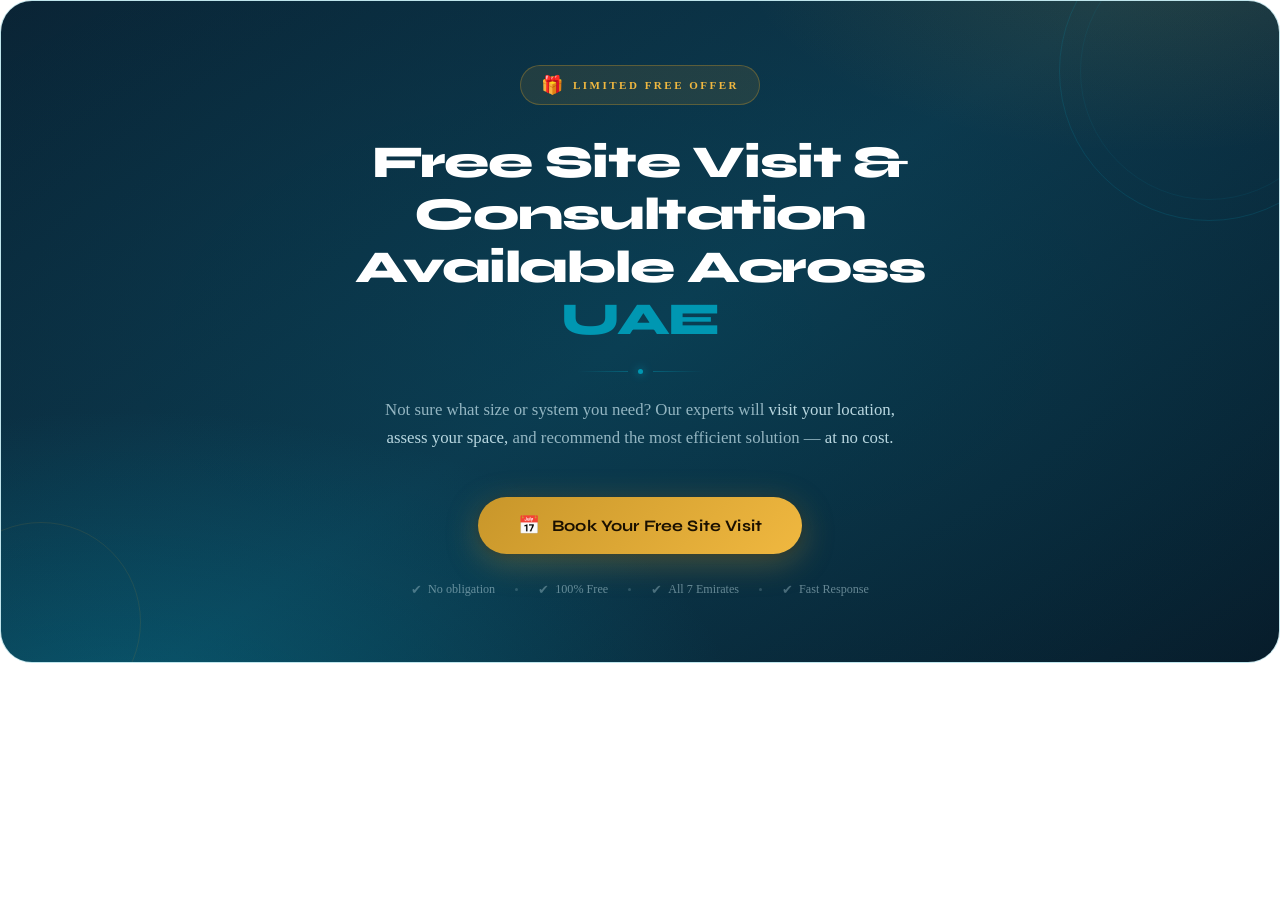
<file: rohin-free-offer-section.html>
<!DOCTYPE html>
<html lang="en">
<head>
<meta charset="UTF-8">
<meta name="viewport" content="width=device-width, initial-scale=1.0">
<title>Free Site Visit – Rohin Supplies</title>
<link href="https://fonts.googleapis.com/css2?family=Syne:wght@400;600;700;800&family=DM+Sans:wght@300;400;500&display=swap" rel="stylesheet">
<style>
  *, *::before, *::after { margin: 0; padding: 0; box-sizing: border-box; }

  :root {
    --deep:   #0D2B3E;
    --arctic: #0097B2;
    --gold:   #C8962A;
    --gold-light: #F0B840;
    --frost:  #C2DFE8;
  }



  /* ── Card ── */
  .cta-card {
    position: relative;
    width: 100%;
    border-radius: 32px;
    overflow: hidden;
    border: 1px solid rgba(0,151,178,0.25);
    animation: riseUp 0.7s cubic-bezier(.22,.68,0,1.2) both;
  }

  @keyframes riseUp {
    from { opacity: 0; transform: translateY(30px) scale(0.97); }
    to   { opacity: 1; transform: translateY(0) scale(1); }
  }

  /* Mesh gradient background */
  .card-bg {
    position: absolute;
    inset: 0;
    background:
      radial-gradient(ellipse 80% 80% at 10% 110%,  rgba(0,151,178,0.35) 0%, transparent 60%),
      radial-gradient(ellipse 60% 60% at 90% -10%,  rgba(200,150,42,0.15) 0%, transparent 55%),
      radial-gradient(ellipse 100% 100% at 50% 50%, rgba(0,97,120,0.25) 0%, transparent 80%),
      linear-gradient(145deg, #0a2233 0%, #0d3347 50%, #071a28 100%);
    z-index: 0;
  }

  /* Decorative ring top-right */
  .ring {
    position: absolute;
    top: -80px;
    right: -80px;
    width: 300px;
    height: 300px;
    border-radius: 50%;
    border: 1px solid rgba(0,151,178,0.18);
    z-index: 1;
    pointer-events: none;
  }
  .ring::after {
    content: '';
    position: absolute;
    inset: 20px;
    border-radius: 50%;
    border: 1px solid rgba(0,151,178,0.1);
  }

  /* Decorative ring bottom-left */
  .ring2 {
    position: absolute;
    bottom: -60px;
    left: -60px;
    width: 200px;
    height: 200px;
    border-radius: 50%;
    border: 1px solid rgba(200,150,42,0.12);
    z-index: 1;
    pointer-events: none;
  }

  /* Content */
  .card-inner {
    position: relative;
    z-index: 2;
    padding: 64px 60px;
    display: flex;
    flex-direction: column;
    align-items: center;
    text-align: center;
    gap: 0;
  }

  /* Gift badge */
  .gift-badge {
    display: inline-flex;
    align-items: center;
    gap: 10px;
    background: rgba(200,150,42,0.12);
    border: 1px solid rgba(200,150,42,0.35);
    border-radius: 100px;
    padding: 8px 20px;
    margin-bottom: 32px;
    animation: riseUp 0.6s 0.1s both;
  }

  .gift-icon {
    font-size: 18px;
    animation: bounce 2.5s ease-in-out infinite;
  }

  @keyframes bounce {
    0%,100% { transform: translateY(0) rotate(0deg); }
    30%      { transform: translateY(-5px) rotate(-8deg); }
    60%      { transform: translateY(-2px) rotate(4deg); }
  }

  .gift-label {
    font-size: 11px;
    font-weight: 600;
    letter-spacing: 2.5px;
    text-transform: uppercase;
    color: var(--gold-light);
  }

  /* Headline */
  .headline {
    font-family: 'Syne', sans-serif;
    font-size: clamp(1.8rem, 4vw, 2.85rem);
    font-weight: 800;
    color: #fff;
    line-height: 1.15;
    letter-spacing: -0.025em;
    max-width: 640px;
    margin-bottom: 22px;
    animation: riseUp 0.6s 0.15s both;
  }

  .headline em {
    font-style: normal;
    color: var(--arctic);
  }

  /* Divider dot row */
  .dot-row {
    display: flex;
    align-items: center;
    gap: 10px;
    margin-bottom: 22px;
    animation: riseUp 0.6s 0.2s both;
  }
  .dot-row::before, .dot-row::after {
    content: '';
    height: 1px;
    width: 50px;
    background: linear-gradient(90deg, transparent, rgba(0,151,178,0.4));
  }
  .dot-row::after { background: linear-gradient(90deg, rgba(0,151,178,0.4), transparent); }
  .dot-row span {
    width: 5px; height: 5px;
    background: var(--arctic);
    border-radius: 50%;
    box-shadow: 0 0 8px var(--arctic);
  }

  /* Body copy */
  .body-copy {
    font-size: 1.05rem;
    font-weight: 300;
    color: rgba(194,223,232,0.75);
    line-height: 1.7;
    max-width: 520px;
    margin-bottom: 44px;
    animation: riseUp 0.6s 0.25s both;
  }

  .body-copy strong {
    color: rgba(194,223,232,0.95);
    font-weight: 500;
  }

  /* CTA Button */
  .cta-btn {
    display: inline-flex;
    align-items: center;
    gap: 12px;
    background: linear-gradient(135deg, var(--gold) 0%, var(--gold-light) 100%);
    color: #1a1000;
    font-family: 'Syne', sans-serif;
    font-size: 1rem;
    font-weight: 700;
    letter-spacing: 0.01em;
    padding: 18px 40px;
    border-radius: 100px;
    border: none;
    cursor: pointer;
    position: relative;
    overflow: hidden;
    transition: transform 0.2s, box-shadow 0.2s;
    box-shadow: 0 8px 32px rgba(200,150,42,0.35), 0 2px 8px rgba(0,0,0,0.3);
    animation: riseUp 0.6s 0.3s both;
    text-decoration: none;
  }

  /* Shimmer sweep */
  .cta-btn::before {
    content: '';
    position: absolute;
    top: 0; left: -100%;
    width: 60%;
    height: 100%;
    background: linear-gradient(90deg, transparent, rgba(255,255,255,0.28), transparent);
    transform: skewX(-20deg);
    animation: shimmer 3s 1s infinite;
  }

  @keyframes shimmer {
    0%   { left: -100%; }
    40%,100% { left: 160%; }
  }

  .cta-btn:hover {
    transform: translateY(-3px) scale(1.02);
    box-shadow: 0 14px 40px rgba(200,150,42,0.45), 0 4px 12px rgba(0,0,0,0.4);
  }

  .cta-btn:active {
    transform: translateY(0) scale(0.99);
  }

  .btn-icon {
    font-size: 1.1rem;
  }

  /* Below button — trust micro-copy */
  .micro-trust {
    display: flex;
    align-items: center;
    gap: 20px;
    margin-top: 28px;
    flex-wrap: wrap;
    justify-content: center;
    animation: riseUp 0.6s 0.38s both;
  }

  .micro-item {
    display: flex;
    align-items: center;
    gap: 6px;
    font-size: 0.76rem;
    color: rgba(194,223,232,0.5);
    font-weight: 400;
  }

  .micro-icon {
    font-size: 13px;
    opacity: 0.7;
  }

  .micro-sep {
    width: 3px; height: 3px;
    background: rgba(194,223,232,0.2);
    border-radius: 50%;
  }

  /* Floating particles */
  .particles {
    position: absolute;
    inset: 0;
    z-index: 1;
    pointer-events: none;
    overflow: hidden;
  }

  .p {
    position: absolute;
    border-radius: 50%;
    opacity: 0;
    animation: float linear infinite;
  }

  @keyframes float {
    0%   { opacity: 0;    transform: translateY(0) scale(0.5); }
    10%  { opacity: 0.6; }
    90%  { opacity: 0.3; }
    100% { opacity: 0;    transform: translateY(-120px) scale(1); }
  }

  .p:nth-child(1)  { width:4px; height:4px; background:var(--arctic); left:12%; top:80%; animation-duration:4.2s; animation-delay:0s; }
  .p:nth-child(2)  { width:3px; height:3px; background:var(--gold-light); left:25%; top:75%; animation-duration:5.1s; animation-delay:0.8s; }
  .p:nth-child(3)  { width:5px; height:5px; background:var(--arctic); left:40%; top:85%; animation-duration:3.8s; animation-delay:1.5s; }
  .p:nth-child(4)  { width:3px; height:3px; background:rgba(255,255,255,0.5); left:60%; top:78%; animation-duration:4.6s; animation-delay:0.3s; }
  .p:nth-child(5)  { width:4px; height:4px; background:var(--gold-light); left:75%; top:82%; animation-duration:5.5s; animation-delay:1.1s; }
  .p:nth-child(6)  { width:3px; height:3px; background:var(--arctic); left:88%; top:70%; animation-duration:4.0s; animation-delay:2.0s; }
  .p:nth-child(7)  { width:2px; height:2px; background:rgba(255,255,255,0.4); left:50%; top:90%; animation-duration:3.5s; animation-delay:0.6s; }
  .p:nth-child(8)  { width:4px; height:4px; background:var(--arctic); left:5%;  top:60%; animation-duration:6.0s; animation-delay:1.8s; }
  .p:nth-child(9)  { width:3px; height:3px; background:var(--gold-light); left:95%; top:55%; animation-duration:4.8s; animation-delay:0.4s; }
  .p:nth-child(10) { width:2px; height:2px; background:rgba(255,255,255,0.3); left:33%; top:65%; animation-duration:5.3s; animation-delay:2.5s; }

  @media (max-width: 640px) {
    .card-inner { padding: 48px 28px; }
    .headline   { font-size: 1.65rem; }
    .body-copy  { font-size: 0.95rem; }
    .cta-btn    { padding: 16px 30px; font-size: 0.92rem; }
    .micro-trust { gap: 14px; }
  }
</style>
</head>
<body>

<div class="cta-card">
  <!-- Backgrounds & decorations -->
  <div class="card-bg"></div>
  <div class="ring"></div>
  <div class="ring2"></div>

  <!-- Floating particles -->
  <div class="particles">
    <div class="p"></div><div class="p"></div><div class="p"></div>
    <div class="p"></div><div class="p"></div><div class="p"></div>
    <div class="p"></div><div class="p"></div><div class="p"></div>
    <div class="p"></div>
  </div>

  <!-- Content -->
  <div class="card-inner">

    <div class="gift-badge">
      <span class="gift-icon">🎁</span>
      <span class="gift-label">Limited Free Offer</span>
    </div>

    <h2 class="headline">
      Free Site Visit &amp; Consultation<br>
      Available Across <em>UAE</em>
    </h2>

    <div class="dot-row"><span></span></div>

    <p class="body-copy">
      Not sure what size or system you need? Our experts will
      <strong>visit your location, assess your space,</strong> and
      recommend the most efficient solution —
      <strong>at no cost.</strong>
    </p>

    <a href="#" class="cta-btn">
      <span class="btn-icon">📅</span>
      Book Your Free Site Visit
    </a>

    <div class="micro-trust">
      <div class="micro-item"><span class="micro-icon">✔</span> No obligation</div>
      <div class="micro-sep"></div>
      <div class="micro-item"><span class="micro-icon">✔</span> 100% Free</div>
      <div class="micro-sep"></div>
      <div class="micro-item"><span class="micro-icon">✔</span> All 7 Emirates</div>
      <div class="micro-sep"></div>
      <div class="micro-item"><span class="micro-icon">✔</span> Fast Response</div>
    </div>

  </div>
</div>

</body>
</html>
</file>
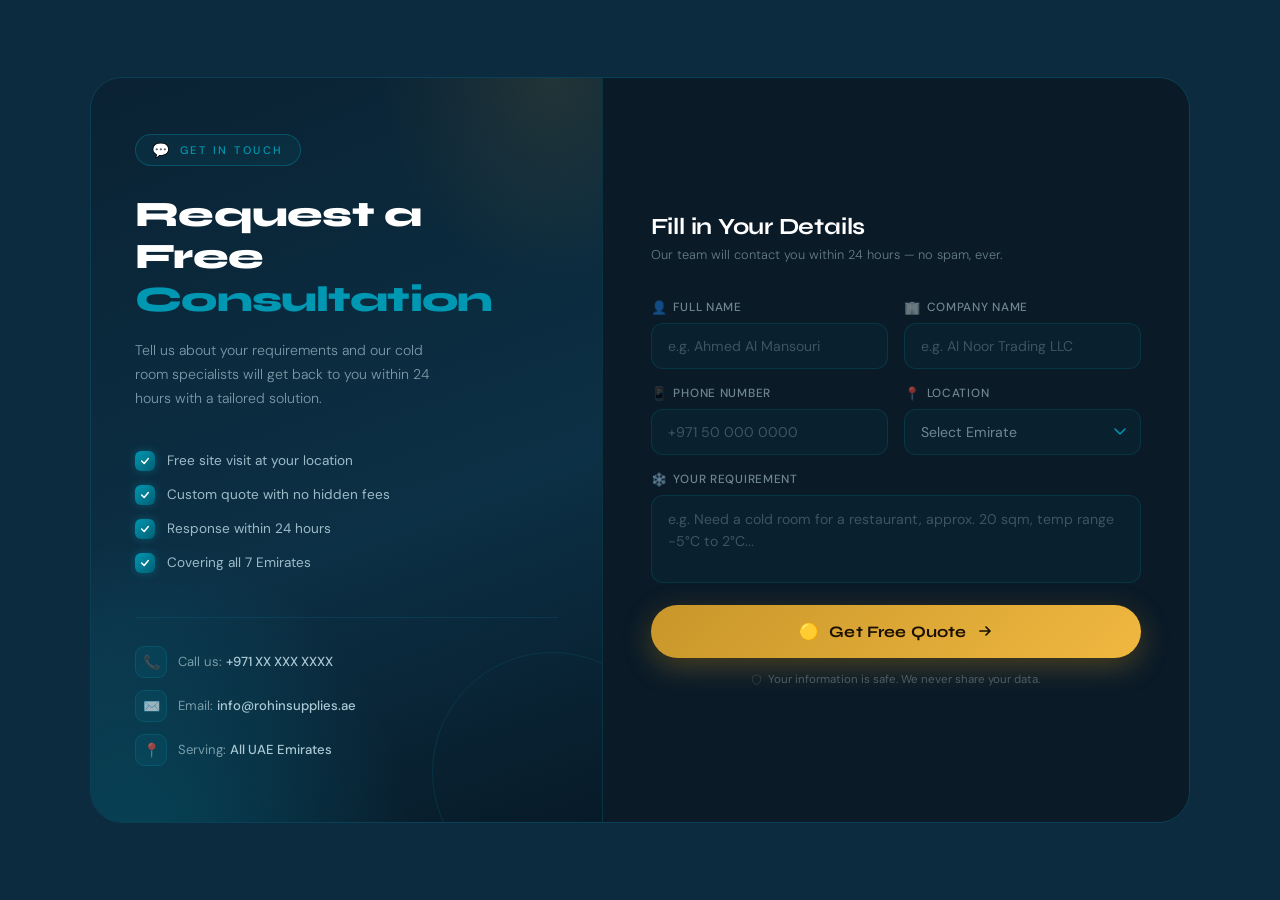
<file: rohin-lead-form-section.html>
<!DOCTYPE html>
<html lang="en">
<head>
<meta charset="UTF-8">
<meta name="viewport" content="width=device-width, initial-scale=1.0">
<title>Free Consultation – Rohin Supplies</title>
<link href="https://fonts.googleapis.com/css2?family=Syne:wght@400;600;700;800&family=DM+Sans:wght@300;400;500&display=swap" rel="stylesheet">
<style>
  *, *::before, *::after { margin: 0; padding: 0; box-sizing: border-box; }

  :root {
    --deep:       #0D2B3E;
    --panel:      #0a2030;
    --arctic:     #0097B2;
    --arctic-dim: rgba(0,151,178,0.15);
    --gold:       #C8962A;
    --gold-light: #F0B840;
    --frost:      #C2DFE8;
    --border:     rgba(0,151,178,0.2);
  }

  body {
    font-family: 'DM Sans', sans-serif;
    background: var(--deep);
    min-height: 100vh;
    display: flex;
    align-items: center;
    justify-content: center;
    padding: 60px 20px;
    overflow-x: hidden;
  }

  /* body::before {
    content: '';
    position: fixed;
    inset: 0;
    background-image:
      linear-gradient(rgba(0,151,178,0.045) 1px, transparent 1px),
      linear-gradient(90deg, rgba(0,151,178,0.045) 1px, transparent 1px);
    background-size: 48px 48px;
    pointer-events: none;
  } */

  /* ── Outer wrapper ── */
  .section {
    width: 100%;
    max-width: 1100px;
    position: relative;
  }

  /* ambient glow */
  .section::before {

  }

  /* ── Two-column card ── */
  .form-card {
    position: relative;
    z-index: 1;
    display: grid;
    grid-template-columns: 1fr 1.15fr;
    border: 1px solid var(--border);
    border-radius: 32px;
    overflow: hidden;
    animation: riseUp 0.7s cubic-bezier(.22,.68,0,1.2) both;
  }

  @keyframes riseUp {
    from { opacity: 0; transform: translateY(28px) scale(0.97); }
    to   { opacity: 1; transform: translateY(0)    scale(1); }
  }

  /* ── LEFT info panel ── */
  .info-panel {
    position: relative;
    padding: 56px 44px;
    background:
      radial-gradient(ellipse 90% 80% at 10% 110%, rgba(0,151,178,0.3) 0%, transparent 60%),
      radial-gradient(ellipse 60% 50% at 90% 0%,   rgba(200,150,42,0.12) 0%, transparent 55%),
      linear-gradient(160deg, #0a2233 0%, #0c3045 60%, #071a28 100%);
    display: flex;
    flex-direction: column;
    justify-content: space-between;
    overflow: hidden;
  }

  /* decorative ring */
  .info-panel::after {
    content: '';
    position: absolute;
    bottom: -70px; right: -70px;
    width: 240px; height: 240px;
    border-radius: 50%;
    border: 1px solid rgba(0,151,178,0.15);
    pointer-events: none;
  }

  .info-top { position: relative; z-index: 1; }

  .eyebrow {
    display: inline-flex;
    align-items: center;
    gap: 8px;
    font-size: 11px;
    font-weight: 500;
    letter-spacing: 2.5px;
    text-transform: uppercase;
    color: var(--arctic);
    border: 1px solid rgba(0,151,178,0.35);
    padding: 6px 16px;
    border-radius: 100px;
    background: rgba(0,151,178,0.08);
    margin-bottom: 28px;
  }

  .eyebrow span { font-size: 14px; }

  .info-headline {
    font-family: 'Syne', sans-serif;
    font-size: clamp(1.7rem, 2.8vw, 2.4rem);
    font-weight: 800;
    color: #fff;
    line-height: 1.18;
    letter-spacing: -0.02em;
    margin-bottom: 18px;
  }

  .info-headline em {
    font-style: normal;
    color: var(--arctic);
  }

  .info-sub {
    font-size: 0.88rem;
    color: rgba(194,223,232,0.62);
    line-height: 1.7;
    font-weight: 300;
    max-width: 300px;
    margin-bottom: 40px;
  }

  /* Checklist */
  .checklist {
    display: flex;
    flex-direction: column;
    gap: 14px;
    margin-bottom: 44px;
    position: relative;
    z-index: 1;
  }

  .check-item {
    display: flex;
    align-items: center;
    gap: 12px;
    font-size: 0.85rem;
    color: rgba(194,223,232,0.8);
    font-weight: 400;
    animation: slideIn 0.5s both;
  }

  .check-item:nth-child(1){ animation-delay: 0.1s; }
  .check-item:nth-child(2){ animation-delay: 0.17s; }
  .check-item:nth-child(3){ animation-delay: 0.24s; }
  .check-item:nth-child(4){ animation-delay: 0.31s; }

  @keyframes slideIn {
    from { opacity: 0; transform: translateX(-12px); }
    to   { opacity: 1; transform: translateX(0); }
  }

  .check-dot {
    width: 20px; height: 20px;
    border-radius: 6px;
    background: linear-gradient(135deg, var(--arctic), #005F73);
    display: flex; align-items: center; justify-content: center;
    flex-shrink: 0;
    box-shadow: 0 0 8px rgba(0,151,178,0.4);
  }

  .check-dot svg { width: 10px; height: 10px; }

  /* Bottom contact strip */
  .info-bottom {
    position: relative;
    z-index: 1;
    border-top: 1px solid rgba(0,151,178,0.15);
    padding-top: 28px;
    display: flex;
    flex-direction: column;
    gap: 12px;
  }

  .contact-row {
    display: flex;
    align-items: center;
    gap: 11px;
    font-size: 0.82rem;
    color: rgba(194,223,232,0.6);
  }

  .contact-icon {
    width: 32px; height: 32px;
    border-radius: 9px;
    background: rgba(0,151,178,0.1);
    border: 1px solid rgba(0,151,178,0.22);
    display: flex; align-items: center; justify-content: center;
    font-size: 14px;
    flex-shrink: 0;
  }

  .contact-val {
    color: rgba(194,223,232,0.88);
    font-weight: 500;
  }

  /* ── RIGHT form panel ── */
  .form-panel {
    background: rgba(10,26,38,0.95);
    padding: 56px 48px;
    border-left: 1px solid var(--border);
    display: flex;
    flex-direction: column;
    justify-content: center;
    animation: riseUp 0.7s 0.12s both;
  }

  .form-title {
    font-family: 'Syne', sans-serif;
    font-size: 1.45rem;
    font-weight: 700;
    color: #fff;
    letter-spacing: -0.01em;
    margin-bottom: 6px;
  }

  .form-sub {
    font-size: 0.8rem;
    color: rgba(194,223,232,0.5);
    margin-bottom: 36px;
    font-weight: 300;
  }

  /* Fields */
  .fields {
    display: flex;
    flex-direction: column;
    gap: 16px;
  }

  .field-row {
    display: grid;
    grid-template-columns: 1fr 1fr;
    gap: 16px;
  }

  .field {
    display: flex;
    flex-direction: column;
    gap: 7px;
    animation: fadeUp 0.5s both;
  }

  .field:nth-child(1){ animation-delay: 0.15s; }
  .field:nth-child(2){ animation-delay: 0.2s; }
  .field:nth-child(3){ animation-delay: 0.25s; }
  .field:nth-child(4){ animation-delay: 0.3s; }
  .field:nth-child(5){ animation-delay: 0.35s; }

  @keyframes fadeUp {
    from { opacity: 0; transform: translateY(10px); }
    to   { opacity: 1; transform: translateY(0); }
  }

  .field label {
    font-size: 0.74rem;
    font-weight: 500;
    color: rgba(194,223,232,0.55);
    letter-spacing: 0.06em;
    text-transform: uppercase;
    display: flex;
    align-items: center;
    gap: 6px;
  }

  .field label span { font-size: 13px; }

  .field input,
  .field select,
  .field textarea {
    background: rgba(0,151,178,0.05);
    border: 1px solid rgba(0,151,178,0.18);
    border-radius: 12px;
    padding: 13px 16px;
    font-family: 'DM Sans', sans-serif;
    font-size: 0.88rem;
    color: #fff;
    outline: none;
    transition: border-color 0.25s, background 0.25s, box-shadow 0.25s;
    width: 100%;
    -webkit-appearance: none;
  }

  .field input::placeholder,
  .field textarea::placeholder {
    color: rgba(194,223,232,0.28);
  }

  .field select {
    color: rgba(194,223,232,0.55);
    cursor: pointer;
    background-image: url("data:image/svg+xml,%3Csvg xmlns='http://www.w3.org/2000/svg' width='12' height='8' fill='none'%3E%3Cpath d='M1 1l5 5 5-5' stroke='%230097B2' stroke-width='1.5' stroke-linecap='round' stroke-linejoin='round'/%3E%3C/svg%3E");
    background-repeat: no-repeat;
    background-position: right 14px center;
    padding-right: 36px;
  }

  .field select option {
    background: #0a2030;
    color: #fff;
  }

  .field textarea {
    resize: none;
    min-height: 88px;
    line-height: 1.55;
  }

  .field input:focus,
  .field select:focus,
  .field textarea:focus {
    border-color: var(--arctic);
    background: rgba(0,151,178,0.09);
    box-shadow: 0 0 0 3px rgba(0,151,178,0.12);
    color: #fff;
  }

  .field select:focus { color: #fff; }

  /* Submit button */
  .submit-btn {
    display: flex;
    align-items: center;
    justify-content: center;
    gap: 10px;
    width: 100%;
    background: linear-gradient(135deg, var(--gold) 0%, var(--gold-light) 100%);
    color: #1a1000;
    font-family: 'Syne', sans-serif;
    font-size: 1rem;
    font-weight: 700;
    padding: 17px 32px;
    border-radius: 100px;
    border: none;
    cursor: pointer;
    position: relative;
    overflow: hidden;
    transition: transform 0.2s, box-shadow 0.2s;
    box-shadow: 0 8px 28px rgba(200,150,42,0.35), 0 2px 8px rgba(0,0,0,0.3);
    margin-top: 6px;
    letter-spacing: 0.01em;
    animation: fadeUp 0.5s 0.42s both;
  }

  .submit-btn::before {
    content: '';
    position: absolute;
    top: 0; left: -100%;
    width: 55%; height: 100%;
    background: linear-gradient(90deg, transparent, rgba(255,255,255,0.25), transparent);
    transform: skewX(-20deg);
    animation: shimmer 3.5s 1.2s infinite;
  }

  @keyframes shimmer {
    0%     { left: -100%; }
    40%,100% { left: 160%; }
  }

  .submit-btn:hover {
    transform: translateY(-2px) scale(1.01);
    box-shadow: 0 14px 36px rgba(200,150,42,0.45), 0 4px 12px rgba(0,0,0,0.35);
  }

  .submit-btn:active { transform: scale(0.99); }

  .btn-arrow {
    transition: transform 0.2s;
  }
  .submit-btn:hover .btn-arrow {
    transform: translateX(3px);
  }

  /* Privacy note */
  .privacy {
    text-align: center;
    font-size: 0.72rem;
    color: rgba(194,223,232,0.32);
    margin-top: 14px;
    display: flex;
    align-items: center;
    justify-content: center;
    gap: 6px;
    animation: fadeUp 0.5s 0.48s both;
  }

  .privacy svg { width: 11px; height: 11px; opacity: 0.5; }

  /* ── Responsive ── */
  @media (max-width: 860px) {
    .form-card { grid-template-columns: 1fr; }
    .form-panel { border-left: none; border-top: 1px solid var(--border); padding: 44px 32px; }
    .info-panel { padding: 44px 32px; }
    .info-sub   { max-width: 100%; }
  }

  @media (max-width: 540px) {
    .field-row  { grid-template-columns: 1fr; }
    .info-panel { padding: 36px 24px; }
    .form-panel { padding: 36px 24px; }
    .info-headline { font-size: 1.55rem; }
  }
</style>
</head>
<body>

<div class="section">
  <div class="form-card">

    <!-- LEFT: Info panel -->
    <div class="info-panel">
      <div class="info-top">
        <div class="eyebrow"><span>💬</span> Get in Touch</div>
        <h2 class="info-headline">Request a<br>Free <em>Consultation</em></h2>
        <p class="info-sub">Tell us about your requirements and our cold room specialists will get back to you within 24 hours with a tailored solution.</p>

        <div class="checklist">
          <div class="check-item">
            <div class="check-dot"><svg viewBox="0 0 12 12" fill="none"><polyline points="2,6 5,9 10,3" stroke="white" stroke-width="1.8" stroke-linecap="round" stroke-linejoin="round"/></svg></div>
            Free site visit at your location
          </div>
          <div class="check-item">
            <div class="check-dot"><svg viewBox="0 0 12 12" fill="none"><polyline points="2,6 5,9 10,3" stroke="white" stroke-width="1.8" stroke-linecap="round" stroke-linejoin="round"/></svg></div>
            Custom quote with no hidden fees
          </div>
          <div class="check-item">
            <div class="check-dot"><svg viewBox="0 0 12 12" fill="none"><polyline points="2,6 5,9 10,3" stroke="white" stroke-width="1.8" stroke-linecap="round" stroke-linejoin="round"/></svg></div>
            Response within 24 hours
          </div>
          <div class="check-item">
            <div class="check-dot"><svg viewBox="0 0 12 12" fill="none"><polyline points="2,6 5,9 10,3" stroke="white" stroke-width="1.8" stroke-linecap="round" stroke-linejoin="round"/></svg></div>
            Covering all 7 Emirates
          </div>
        </div>
      </div>

      <div class="info-bottom">
        <div class="contact-row">
          <div class="contact-icon">📞</div>
          <span>Call us: <span class="contact-val">+971 XX XXX XXXX</span></span>
        </div>
        <div class="contact-row">
          <div class="contact-icon">✉️</div>
          <span>Email: <span class="contact-val">info@rohinsupplies.ae</span></span>
        </div>
        <div class="contact-row">
          <div class="contact-icon">📍</div>
          <span>Serving: <span class="contact-val">All UAE Emirates</span></span>
        </div>
      </div>
    </div>

    <!-- RIGHT: Form panel -->
    <div class="form-panel">
      <div class="form-title">Fill in Your Details</div>
      <div class="form-sub">Our team will contact you within 24 hours — no spam, ever.</div>

      <div class="fields">

        <div class="field-row">
          <div class="field">
            <label><span>👤</span> Full Name</label>
            <input type="text" placeholder="e.g. Ahmed Al Mansouri" />
          </div>
          <div class="field">
            <label><span>🏢</span> Company Name</label>
            <input type="text" placeholder="e.g. Al Noor Trading LLC" />
          </div>
        </div>

        <div class="field-row">
          <div class="field">
            <label><span>📱</span> Phone Number</label>
            <input type="tel" placeholder="+971 50 000 0000" />
          </div>
          <div class="field">
            <label><span>📍</span> Location</label>
            <select>
              <option value="" disabled selected>Select Emirate</option>
              <option>Dubai</option>
              <option>Abu Dhabi</option>
              <option>Sharjah</option>
              <option>Ajman</option>
              <option>Ras Al Khaimah</option>
              <option>Fujairah</option>
              <option>Umm Al Quwain</option>
            </select>
          </div>
        </div>

        <div class="field">
          <label><span>❄️</span> Your Requirement</label>
          <textarea placeholder="e.g. Need a cold room for a restaurant, approx. 20 sqm, temp range -5°C to 2°C..."></textarea>
        </div>

        <button class="submit-btn">
          <span>🟡</span>
          Get Free Quote
          <svg class="btn-arrow" viewBox="0 0 16 16" fill="none" width="16" height="16"><path d="M3 8h10M9 4l4 4-4 4" stroke="currentColor" stroke-width="1.7" stroke-linecap="round" stroke-linejoin="round"/></svg>
        </button>

      </div>

      <div class="privacy">
        <svg viewBox="0 0 16 16" fill="none"><path d="M8 1L2 4v4c0 3.3 2.5 6.4 6 7 3.5-.6 6-3.7 6-7V4L8 1z" stroke="currentColor" stroke-width="1.3" stroke-linejoin="round"/></svg>
        Your information is safe. We never share your data.
      </div>

    </div>
  </div>
</div>

</body>
</html>
</file>
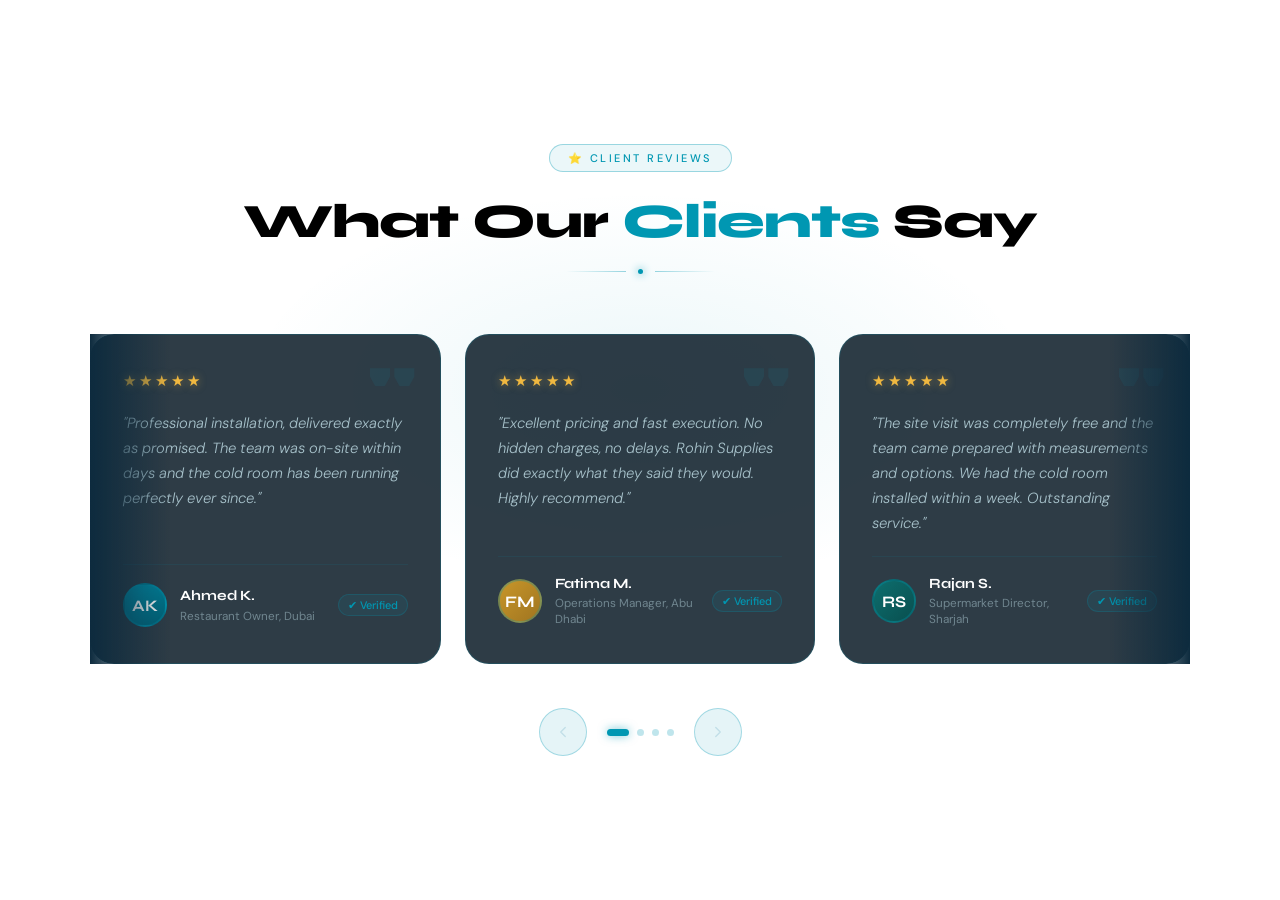
<file: rohin-testimonials-section.html>
<!DOCTYPE html>
<html lang="en">
<head>
<meta charset="UTF-8">
<meta name="viewport" content="width=device-width, initial-scale=1.0">
<title>Testimonials – Rohin Supplies</title>
<link href="https://fonts.googleapis.com/css2?family=Syne:wght@400;600;700;800&family=DM+Sans:wght@300;400;500&display=swap" rel="stylesheet">
<style>
  *, *::before, *::after { margin: 0; padding: 0; box-sizing: border-box; }

  :root {
    --deep:       #0D2B3E;
    --arctic:     #0097B2;
    --gold:       #C8962A;
    --gold-light: #F0B840;
    --frost:      #C2DFE8;
    --border:     rgba(0,151,178,0.2);
  }

  body {
    font-family: 'DM Sans', sans-serif;
    min-height: 100vh;
    display: flex;
    align-items: center;
    justify-content: center;
    padding: 0;
    overflow-x: hidden;
  }

  .section {
    width: 100%;
    max-width: 100%;

    padding: 70px 40px;
    position: relative;
  }

  .section-inner {
    max-width: 1100px;
    margin: 0 auto;
    position: relative;
  }

  /* ambient glow */
  .section-inner::before {
    content: '';
    position: absolute;
    top: 40%; left: 50%;
    transform: translate(-50%, -50%);
    width: 800px; height: 400px;
    background: radial-gradient(ellipse, rgba(0,151,178,0.08) 0%, transparent 70%);
    pointer-events: none;
    z-index: 0;
  }

  /* ── Header ── */
  .header {
    text-align: center;
    margin-bottom: 60px;
    position: relative;
    z-index: 1;
    animation: riseUp 0.6s both;
  }

  @keyframes riseUp {
    from { opacity: 0; transform: translateY(20px); }
    to   { opacity: 1; transform: translateY(0); }
  }

  .testimonial-eyebrow {
    display: inline-flex;
    align-items: center;
    gap: 8px;
    font-size: 11px;
    font-weight: 500;
    letter-spacing: 2.5px;
    text-transform: uppercase;
    color: var(--arctic);
    border: 1px solid rgba(0,151,178,0.35);
    padding: 6px 18px;
    border-radius: 100px;
    background: rgba(0,151,178,0.08);
    margin-bottom: 22px;
  }

  .header h2 {
    font-family: 'Syne', sans-serif;
    font-size: clamp(1.9rem, 4vw, 3rem);
    font-weight: 800;
    color: #000000;
    letter-spacing: -0.02em;
    line-height: 1.15;
    margin-bottom: 0;
  }

  .header h2 em {
    font-style: normal;
    color: var(--arctic);
  }

  .divider {
    display: flex; align-items: center; justify-content: center;
    gap: 12px; margin-top: 20px;
  }
  .divider::before, .divider::after {
    content: ''; height: 1px; width: 60px;
    background: linear-gradient(90deg, transparent, rgba(0,151,178,0.4));
  }
  .divider::after { background: linear-gradient(90deg, rgba(0,151,178,0.4), transparent); }
  .divider span { width: 5px; height: 5px; background: var(--arctic); border-radius: 50%; box-shadow: 0 0 8px var(--arctic); }

  /* ── Slider wrapper ── */
  .slider-outer {
    position: relative;
    z-index: 1;
  }

  /* Fade edges */
  .slider-outer::before,
  .slider-outer::after {
    content: '';
    position: absolute;
    top: 0; bottom: 0;
    width: 80px;
    z-index: 10;
    pointer-events: none;
  }
  .slider-outer::before {
    left: 0;
    background: linear-gradient(90deg, var(--deep), transparent);
  }
  .slider-outer::after {
    right: 0;
    background: linear-gradient(90deg, transparent, var(--deep));
  }

  .slider-track-wrap {
    overflow: hidden;
    border-radius: 24px;
  }

  .slider-track {
    display: flex;
    gap: 24px;
    transition: transform 0.55s cubic-bezier(.4,0,.2,1);
    will-change: transform;
  }

  /* ── Card ── */
  .t-card {
    flex-shrink: 0;
    width: calc(33.333% - 16px);
    background: rgba(10,26,38,0.85);
    border: 1px solid var(--border);
    border-radius: 24px;
    padding: 36px 32px;
    display: flex;
    flex-direction: column;
    gap: 20px;
    position: relative;
    overflow: hidden;
    transition: border-color 0.3s, transform 0.3s;
  }

  .t-card::before {
    content: '';
    position: absolute;
    top: 0; left: 0; right: 0;
    height: 2px;
    background: linear-gradient(90deg, var(--arctic), transparent);
    opacity: 0;
    transition: opacity 0.3s;
  }

  .t-card:hover {
    border-color: rgba(0,151,178,0.38);
    transform: translateY(-4px);
  }
  .t-card:hover::before { opacity: 1; }

  /* Quote mark */
  .quote-mark {
    position: absolute;
    top: 20px; right: 24px;
    font-family: 'Syne', sans-serif;
    font-size: 5rem;
    line-height: 1;
    color: rgba(0,151,178,0.1);
    font-weight: 800;
    user-select: none;
    pointer-events: none;
  }

  /* Stars */
  .stars {
    display: flex;
    gap: 3px;
  }

  .star {
    font-size: 15px;
    color: var(--gold-light);
    text-shadow: 0 0 8px rgba(240,184,64,0.5);
  }

  /* Review text */
  .review-text {
    font-size: 0.92rem;
    color: rgba(194,223,232,0.82);
    line-height: 1.7;
    font-weight: 300;
    font-style: italic;
    flex: 1;
  }

  /* Reviewer */
  .reviewer {
    display: flex;
    align-items: center;
    gap: 13px;
    padding-top: 18px;
    border-top: 1px solid rgba(0,151,178,0.1);
  }

  .avatar {
    width: 44px; height: 44px;
    border-radius: 50%;
    display: flex; align-items: center; justify-content: center;
    font-family: 'Syne', sans-serif;
    font-size: 1rem;
    font-weight: 700;
    color: #fff;
    flex-shrink: 0;
    border: 2px solid rgba(0,151,178,0.3);
  }

  .reviewer-info { flex: 1; }

  .reviewer-name {
    font-family: 'Syne', sans-serif;
    font-size: 0.88rem;
    font-weight: 700;
    color: #fff;
    line-height: 1.3;
  }

  .reviewer-role {
    font-size: 0.73rem;
    color: rgba(194,223,232,0.45);
    font-weight: 400;
    margin-top: 2px;
  }

  .verified-badge {
    display: flex;
    align-items: center;
    gap: 4px;
    font-size: 0.68rem;
    color: var(--arctic);
    font-weight: 500;
    background: rgba(0,151,178,0.1);
    border: 1px solid rgba(0,151,178,0.22);
    border-radius: 100px;
    padding: 3px 9px;
    flex-shrink: 0;
  }

  /* ── Controls ── */
  .controls {
    display: flex;
    align-items: center;
    justify-content: center;
    gap: 20px;
    margin-top: 44px;
    position: relative;
    z-index: 1;
  }

  .nav-btn-testi {
    width: 48px; height: 48px;
    border-radius: 50%;
    background: rgba(0,151,178,0.1);
    border: 1px solid rgba(0,151,178,0.3);
    color: var(--frost);
    cursor: pointer;
    display: flex; align-items: center; justify-content: center;
    transition: background 0.25s, border-color 0.25s, transform 0.2s;
    flex-shrink: 0;
  }

  .nav-btn-testi:hover {
    background: rgba(0,151,178,0.22);
    border-color: rgba(0,151,178,0.55);
    transform: scale(1.08);
  }

  .nav-btn-testi:active { transform: scale(0.96); }

  .nav-btn-testi svg { width: 18px; height: 18px; }

  /* Dots */
  .dots {
    display: flex;
    gap: 8px;
    align-items: center;
  }

  .dot {
    width: 7px; height: 7px;
    border-radius: 100px;
    background: rgba(0,151,178,0.25);
    cursor: pointer;
    transition: background 0.3s, width 0.3s, box-shadow 0.3s;
  }

  .dot.active {
    width: 22px;
    background: var(--arctic);
    box-shadow: 0 0 10px rgba(0,151,178,0.55);
  }


  /* ── Responsive ── */
  @media (max-width: 900px) {
    .t-card { width: calc(50% - 12px); }
  }

  @media (max-width: 580px) {
    .t-card { width: calc(100% - 0px); }
    .slider-outer::before,
    .slider-outer::after { width: 30px; }
    .summary-bar { flex-wrap: wrap; border-radius: 16px; }
    .summary-item { min-width: 50%; border-right: none; border-bottom: 1px solid var(--border); }
    .summary-item:last-child { border-bottom: none; }
  }
</style>
</head>
<body>

<section class="section">
<div class="section-inner">

  <!-- Header -->
  <div class="header">
    <div class="testimonial-eyebrow">⭐ Client Reviews</div>
    <h2>What Our <em>Clients</em> Say</h2>
    <div class="divider"><span></span></div>
  </div>

  <!-- Slider -->
  <div class="slider-outer">
    <div class="slider-track-wrap">
      <div class="slider-track" id="track">

        <!-- Card 1 -->
        <div class="t-card">
          <div class="quote-mark">"</div>
          <div class="stars">
            <span class="star">★</span><span class="star">★</span><span class="star">★</span><span class="star">★</span><span class="star">★</span>
          </div>
          <p class="review-text">"Professional installation, delivered exactly as promised. The team was on-site within days and the cold room has been running perfectly ever since."</p>
          <div class="reviewer">
            <div class="avatar" style="background: linear-gradient(135deg,#0097B2,#005F73);">AK</div>
            <div class="reviewer-info">
              <div class="reviewer-name">Ahmed K.</div>
              <div class="reviewer-role">Restaurant Owner, Dubai</div>
            </div>
            <div class="verified-badge">✔ Verified</div>
          </div>
        </div>

        <!-- Card 2 -->
        <div class="t-card">
          <div class="quote-mark">"</div>
          <div class="stars">
            <span class="star">★</span><span class="star">★</span><span class="star">★</span><span class="star">★</span><span class="star">★</span>
          </div>
          <p class="review-text">"Excellent pricing and fast execution. No hidden charges, no delays. Rohin Supplies did exactly what they said they would. Highly recommend."</p>
          <div class="reviewer">
            <div class="avatar" style="background: linear-gradient(135deg,#C8962A,#a07520);">FM</div>
            <div class="reviewer-info">
              <div class="reviewer-name">Fatima M.</div>
              <div class="reviewer-role">Operations Manager, Abu Dhabi</div>
            </div>
            <div class="verified-badge">✔ Verified</div>
          </div>
        </div>

        <!-- Card 3 -->
        <div class="t-card">
          <div class="quote-mark">"</div>
          <div class="stars">
            <span class="star">★</span><span class="star">★</span><span class="star">★</span><span class="star">★</span><span class="star">★</span>
          </div>
          <p class="review-text">"The site visit was completely free and the team came prepared with measurements and options. We had the cold room installed within a week. Outstanding service."</p>
          <div class="reviewer">
            <div class="avatar" style="background: linear-gradient(135deg,#0D6E6E,#094f4f);">RS</div>
            <div class="reviewer-info">
              <div class="reviewer-name">Rajan S.</div>
              <div class="reviewer-role">Supermarket Director, Sharjah</div>
            </div>
            <div class="verified-badge">✔ Verified</div>
          </div>
        </div>

        <!-- Card 4 -->
        <div class="t-card">
          <div class="quote-mark">"</div>
          <div class="stars">
            <span class="star">★</span><span class="star">★</span><span class="star">★</span><span class="star">★</span><span class="star">★</span>
          </div>
          <p class="review-text">"We needed a custom cold room for pharmaceutical storage with strict temperature requirements. Rohin's team designed the perfect solution and stayed compliant with all regulations."</p>
          <div class="reviewer">
            <div class="avatar" style="background: linear-gradient(135deg,#5B2D8E,#3d1e60);">NA</div>
            <div class="reviewer-info">
              <div class="reviewer-name">Noura A.</div>
              <div class="reviewer-role">Pharmacy Chain Manager, RAK</div>
            </div>
            <div class="verified-badge">✔ Verified</div>
          </div>
        </div>

        <!-- Card 5 -->
        <div class="t-card">
          <div class="quote-mark">"</div>
          <div class="stars">
            <span class="star">★</span><span class="star">★</span><span class="star">★</span><span class="star">★</span><span class="star">★</span>
          </div>
          <p class="review-text">"Energy bills dropped noticeably after switching to their modern refrigeration system. The after-sales support team is always responsive. Money well spent."</p>
          <div class="reviewer">
            <div class="avatar" style="background: linear-gradient(135deg,#1A6B3C,#0f4526);">KJ</div>
            <div class="reviewer-info">
              <div class="reviewer-name">Khalid J.</div>
              <div class="reviewer-role">F&B Business Owner, Ajman</div>
            </div>
            <div class="verified-badge">✔ Verified</div>
          </div>
        </div>

        <!-- Card 6 -->
        <div class="t-card">
          <div class="quote-mark">"</div>
          <div class="stars">
            <span class="star">★</span><span class="star">★</span><span class="star">★</span><span class="star">★</span><span class="star">★</span>
          </div>
          <p class="review-text">"Three cold rooms installed across two branches. The project was managed brilliantly with minimal disruption to our daily operations. We will continue to work with Rohin Supplies."</p>
          <div class="reviewer">
            <div class="avatar" style="background: linear-gradient(135deg,#0097B2,#C8962A);">SB</div>
            <div class="reviewer-info">
              <div class="reviewer-name">Sara B.</div>
              <div class="reviewer-role">Supply Chain Head, Dubai</div>
            </div>
            <div class="verified-badge">✔ Verified</div>
          </div>
        </div>

      </div>
    </div>
  </div>

  <!-- Controls -->
  <div class="controls">
    <button class="nav-btn-testi" id="prev" aria-label="Previous">
      <svg viewBox="0 0 24 24" fill="none"><path d="M15 18l-6-6 6-6" stroke="currentColor" stroke-width="1.8" stroke-linecap="round" stroke-linejoin="round"/></svg>
    </button>
    <div class="dots" id="dots"></div>
    <button class="nav-btn-testi" id="next" aria-label="Next">
      <svg viewBox="0 0 24 24" fill="none"><path d="M9 18l6-6-6-6" stroke="currentColor" stroke-width="1.8" stroke-linecap="round" stroke-linejoin="round"/></svg>
    </button>
  </div>


</div><!-- /.section-inner -->
</section>

<script>
  const track   = document.getElementById('track');
  const dotsEl  = document.getElementById('dots');
  const prevBtn = document.getElementById('prev');
  const nextBtn = document.getElementById('next');

  const cards   = track.querySelectorAll('.t-card');
  const total   = cards.length;
  let current   = 0;
  let autoTimer = null;

  // Determine how many cards visible
  function visibleCount() {
    if (window.innerWidth <= 580) return 1;
    if (window.innerWidth <= 900) return 2;
    return 3;
  }

  function maxIndex() {
    return Math.max(0, total - visibleCount());
  }

  // Build dots
  function buildDots() {
    dotsEl.innerHTML = '';
    const pages = maxIndex() + 1;
    for (let i = 0; i < pages; i++) {
      const d = document.createElement('div');
      d.className = 'dot' + (i === current ? ' active' : '');
      d.addEventListener('click', () => goTo(i));
      dotsEl.appendChild(d);
    }
  }

  function updateDots() {
    dotsEl.querySelectorAll('.dot').forEach((d, i) => {
      d.classList.toggle('active', i === current);
    });
  }

  function getCardWidth() {
    const card = cards[0];
    const gap  = 24;
    return card.getBoundingClientRect().width + gap;
  }

  function goTo(idx) {
    current = Math.max(0, Math.min(idx, maxIndex()));
    track.style.transform = `translateX(-${current * getCardWidth()}px)`;
    updateDots();
  }

  function next() { goTo(current < maxIndex() ? current + 1 : 0); }
  function prev() { goTo(current > 0 ? current - 1 : maxIndex()); }

  nextBtn.addEventListener('click', () => { next(); resetAuto(); });
  prevBtn.addEventListener('click', () => { prev(); resetAuto(); });

  function startAuto() {
    autoTimer = setInterval(next, 4500);
  }

  function resetAuto() {
    clearInterval(autoTimer);
    startAuto();
  }

  // Touch / swipe
  let touchStartX = 0;
  track.addEventListener('touchstart', e => { touchStartX = e.touches[0].clientX; }, { passive: true });
  track.addEventListener('touchend',   e => {
    const diff = touchStartX - e.changedTouches[0].clientX;
    if (Math.abs(diff) > 40) { diff > 0 ? next() : prev(); resetAuto(); }
  });

  // Init
  function init() {
    current = Math.min(current, maxIndex());
    buildDots();
    goTo(current);
  }

  window.addEventListener('resize', init);
  init();
  startAuto();
</script>
</body>
</html>
</file>
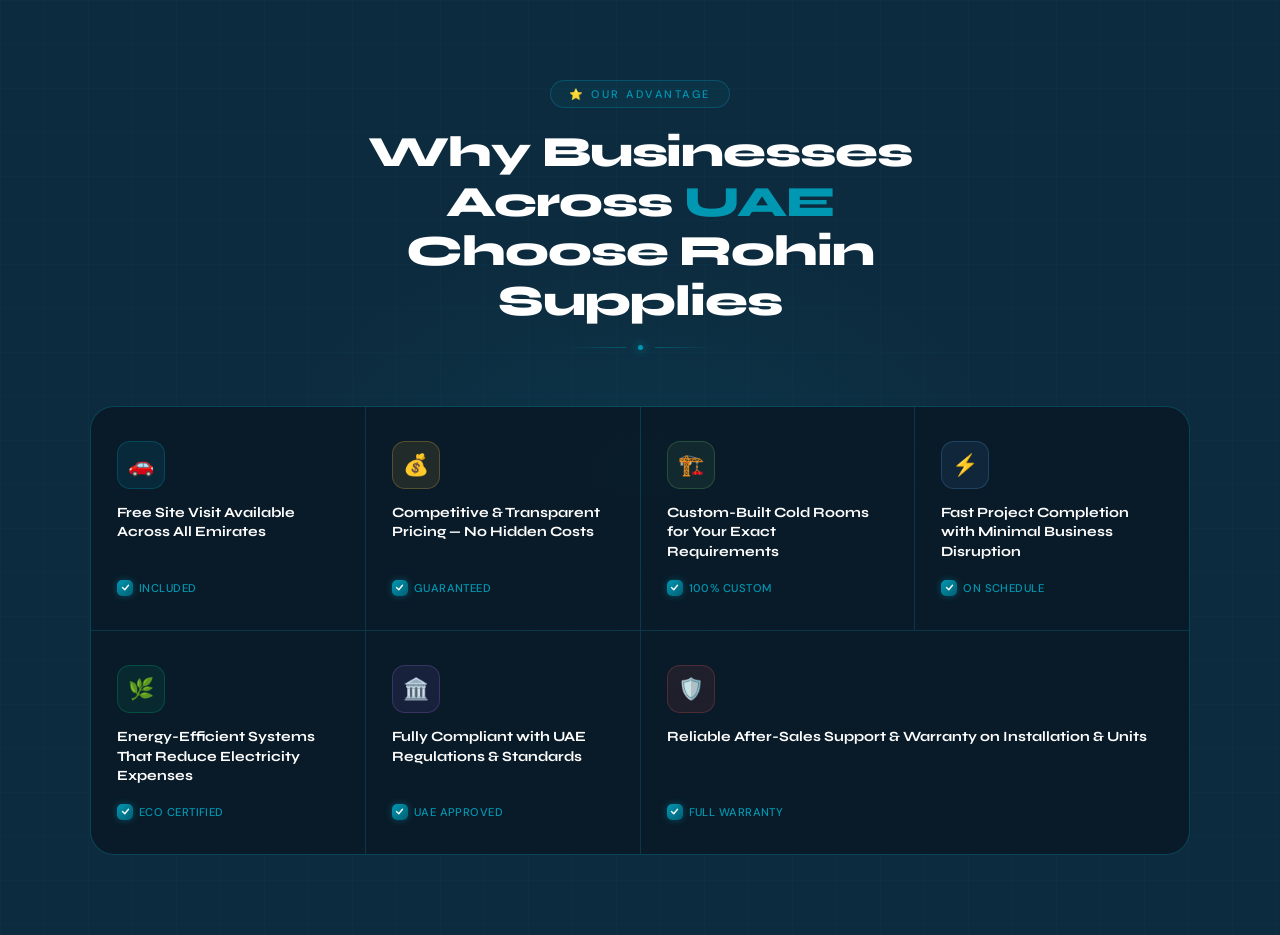
<file: rohin-why-choose-us.html>
<!DOCTYPE html>
<html lang="en">
<head>
<meta charset="UTF-8">
<meta name="viewport" content="width=device-width, initial-scale=1.0">
<title>Why Choose Us – Rohin Supplies</title>
<link href="https://fonts.googleapis.com/css2?family=Syne:wght@400;600;700;800&family=DM+Sans:wght@300;400;500&display=swap" rel="stylesheet">
<style>
  *, *::before, *::after { margin: 0; padding: 0; box-sizing: border-box; }

  :root {
    --deep:   #0D2B3E;
    --arctic: #0097B2;
    --gold:   #F0B840;
    --border: rgba(0,151,178,0.15);
  }

  body {
    font-family: 'DM Sans', sans-serif;
    background: #eef0f2;
    display: flex;
    align-items: center;
    justify-content: center;
    min-height: 100vh;
  }

  .section {
    width: 100%;
    background: var(--deep);
    padding: 80px 40px;
    position: relative;
    overflow: hidden;
  }

  /* grid texture */
  .section::before {
    content: '';
    position: absolute; inset: 0;
    background-image:
      linear-gradient(rgba(0,151,178,0.04) 1px, transparent 1px),
      linear-gradient(90deg, rgba(0,151,178,0.04) 1px, transparent 1px);
    background-size: 44px 44px;
    pointer-events: none;
  }

  /* glow orb */
  .section::after {
    content: '';
    position: absolute;
    top: 50%; left: 50%;
    transform: translate(-50%, -50%);
    width: 800px; height: 500px;
    background: radial-gradient(ellipse, rgba(0,151,178,0.09) 0%, transparent 65%);
    pointer-events: none;
  }

  /* Header */
  .header {
    text-align: center;
    position: relative;
    z-index: 2;
    margin-bottom: 56px;
    animation: up 0.6s both;
  }

  @keyframes up {
    from { opacity: 0; transform: translateY(16px); }
    to   { opacity: 1; transform: translateY(0); }
  }

  .eyebrow {
    display: inline-flex;
    align-items: center;
    gap: 8px;
    font-size: 11px;
    font-weight: 500;
    letter-spacing: 2.5px;
    text-transform: uppercase;
    color: var(--arctic);
    border: 1px solid rgba(0,151,178,0.32);
    padding: 6px 18px;
    border-radius: 100px;
    background: rgba(0,151,178,0.07);
    margin-bottom: 20px;
  }

  .header h2 {
    font-family: 'Syne', sans-serif;
    font-size: clamp(1.75rem, 3.5vw, 2.7rem);
    font-weight: 800;
    color: #fff;
    line-height: 1.15;
    letter-spacing: -0.025em;
    max-width: 680px;
    margin: 0 auto;
  }

  .header h2 em {
    font-style: normal;
    color: var(--arctic);
  }

  .divider {
    display: flex; align-items: center; justify-content: center;
    gap: 12px; margin-top: 18px;
  }
  .divider::before, .divider::after {
    content: ''; height: 1px; width: 60px;
    background: linear-gradient(90deg, transparent, rgba(0,151,178,0.4));
  }
  .divider::after { background: linear-gradient(90deg, rgba(0,151,178,0.4), transparent); }
  .divider span {
    width: 5px; height: 5px;
    background: var(--arctic); border-radius: 50%;
    box-shadow: 0 0 8px var(--arctic);
  }

  /* Grid */
  .grid {
    position: relative;
    z-index: 2;
    max-width: 1100px;
    margin: 0 auto;
    display: grid;
    grid-template-columns: repeat(4, 1fr);
    gap: 1px;
    background: rgba(0,151,178,0.1);
    border: 1px solid var(--border);
    border-radius: 24px;
    overflow: hidden;
  }

  /* Card */
  .card {
    background: rgba(10, 26, 38, 0.92);
    padding: 34px 26px;
    display: flex;
    flex-direction: column;
    align-items: flex-start;
    gap: 14px;
    position: relative;
    transition: background 0.3s;
    cursor: default;
    animation: up 0.5s both;
  }

  .card:nth-child(1) { animation-delay: 0.05s; }
  .card:nth-child(2) { animation-delay: 0.10s; }
  .card:nth-child(3) { animation-delay: 0.15s; }
  .card:nth-child(4) { animation-delay: 0.20s; }
  .card:nth-child(5) { animation-delay: 0.25s; }
  .card:nth-child(6) { animation-delay: 0.30s; }
  .card:nth-child(7) { animation-delay: 0.35s; }

  .card::before {
    content: '';
    position: absolute;
    top: 0; left: 0; right: 0;
    height: 2px;
    background: var(--accent, linear-gradient(90deg, var(--arctic), transparent));
    opacity: 0;
    transition: opacity 0.3s;
  }

  .card:hover { background: rgba(0, 80, 100, 0.22); }
  .card:hover::before { opacity: 1; }

  /* Icon */
  .icon-wrap {
    width: 48px; height: 48px;
    border-radius: 13px;
    display: flex; align-items: center; justify-content: center;
    font-size: 21px;
    transition: transform 0.3s;
    flex-shrink: 0;
  }

  .card:hover .icon-wrap { transform: scale(1.1) rotate(-5deg); }

  /* Title */
  .card-title {
    font-family: 'Syne', sans-serif;
    font-size: 0.88rem;
    font-weight: 700;
    color: #fff;
    line-height: 1.4;
    flex: 1;
  }

  /* Check tag */
  .check-tag {
    display: inline-flex;
    align-items: center;
    gap: 6px;
    font-size: 0.7rem;
    color: var(--arctic);
    font-weight: 500;
    letter-spacing: 0.04em;
    text-transform: uppercase;
    margin-top: 4px;
  }

  .check-dot {
    width: 16px; height: 16px;
    border-radius: 5px;
    background: linear-gradient(135deg, var(--arctic), #005F73);
    display: flex; align-items: center; justify-content: center;
    box-shadow: 0 0 7px rgba(0,151,178,0.4);
    flex-shrink: 0;
  }
  .check-dot svg { width: 9px; height: 9px; }

  /* last card spanning 2 cols */
  .card.wide { grid-column: span 2; }

  /* Responsive */
  @media (max-width: 900px) {
    .grid { grid-template-columns: repeat(2, 1fr); border-radius: 20px; }
    .card.wide { grid-column: span 1; }
  }

  @media (max-width: 500px) {
    .grid { grid-template-columns: 1fr; border-radius: 16px; }
    .card.wide { grid-column: span 1; }
    .section { padding: 60px 20px; }
  }
</style>
</head>
<body>

<div class="section">

  <div class="header">
    <div class="eyebrow">⭐ Our Advantage</div>
    <h2>Why Businesses Across <em>UAE</em><br>Choose Rohin Supplies</h2>
    <div class="divider"><span></span></div>
  </div>

  <div class="grid">

    <div class="card">
      <div class="icon-wrap" style="background:rgba(0,151,178,0.12);border:1px solid rgba(0,151,178,0.28);">🚗</div>
      <div class="card-title">Free Site Visit Available Across All Emirates</div>
      <div class="check-tag">
        <div class="check-dot"><svg viewBox="0 0 12 12" fill="none"><polyline points="2,6 5,9 10,3" stroke="white" stroke-width="1.8" stroke-linecap="round" stroke-linejoin="round"/></svg></div>
        Included
      </div>
    </div>

    <div class="card">
      <div class="icon-wrap" style="background:rgba(240,184,64,0.1);border:1px solid rgba(240,184,64,0.25);">💰</div>
      <div class="card-title">Competitive & Transparent Pricing — No Hidden Costs</div>
      <div class="check-tag">
        <div class="check-dot"><svg viewBox="0 0 12 12" fill="none"><polyline points="2,6 5,9 10,3" stroke="white" stroke-width="1.8" stroke-linecap="round" stroke-linejoin="round"/></svg></div>
        Guaranteed
      </div>
    </div>

    <div class="card">
      <div class="icon-wrap" style="background:rgba(100,180,100,0.1);border:1px solid rgba(100,180,100,0.25);">🏗️</div>
      <div class="card-title">Custom-Built Cold Rooms for Your Exact Requirements</div>
      <div class="check-tag">
        <div class="check-dot"><svg viewBox="0 0 12 12" fill="none"><polyline points="2,6 5,9 10,3" stroke="white" stroke-width="1.8" stroke-linecap="round" stroke-linejoin="round"/></svg></div>
        100% Custom
      </div>
    </div>

    <div class="card">
      <div class="icon-wrap" style="background:rgba(80,150,220,0.1);border:1px solid rgba(80,150,220,0.25);">⚡</div>
      <div class="card-title">Fast Project Completion with Minimal Business Disruption</div>
      <div class="check-tag">
        <div class="check-dot"><svg viewBox="0 0 12 12" fill="none"><polyline points="2,6 5,9 10,3" stroke="white" stroke-width="1.8" stroke-linecap="round" stroke-linejoin="round"/></svg></div>
        On Schedule
      </div>
    </div>

    <div class="card">
      <div class="icon-wrap" style="background:rgba(0,180,120,0.1);border:1px solid rgba(0,180,120,0.25);">🌿</div>
      <div class="card-title">Energy-Efficient Systems That Reduce Electricity Expenses</div>
      <div class="check-tag">
        <div class="check-dot"><svg viewBox="0 0 12 12" fill="none"><polyline points="2,6 5,9 10,3" stroke="white" stroke-width="1.8" stroke-linecap="round" stroke-linejoin="round"/></svg></div>
        Eco Certified
      </div>
    </div>

    <div class="card">
      <div class="icon-wrap" style="background:rgba(160,100,220,0.1);border:1px solid rgba(160,100,220,0.25);">🏛️</div>
      <div class="card-title">Fully Compliant with UAE Regulations & Standards</div>
      <div class="check-tag">
        <div class="check-dot"><svg viewBox="0 0 12 12" fill="none"><polyline points="2,6 5,9 10,3" stroke="white" stroke-width="1.8" stroke-linecap="round" stroke-linejoin="round"/></svg></div>
        UAE Approved
      </div>
    </div>

    <div class="card wide">
      <div class="icon-wrap" style="background:rgba(220,80,80,0.1);border:1px solid rgba(220,80,80,0.25);">🛡️</div>
      <div class="card-title">Reliable After-Sales Support & Warranty on Installation & Units</div>
      <div class="check-tag">
        <div class="check-dot"><svg viewBox="0 0 12 12" fill="none"><polyline points="2,6 5,9 10,3" stroke="white" stroke-width="1.8" stroke-linecap="round" stroke-linejoin="round"/></svg></div>
        Full Warranty
      </div>
    </div>

  </div>

</div>

</body>
</html>
</file>
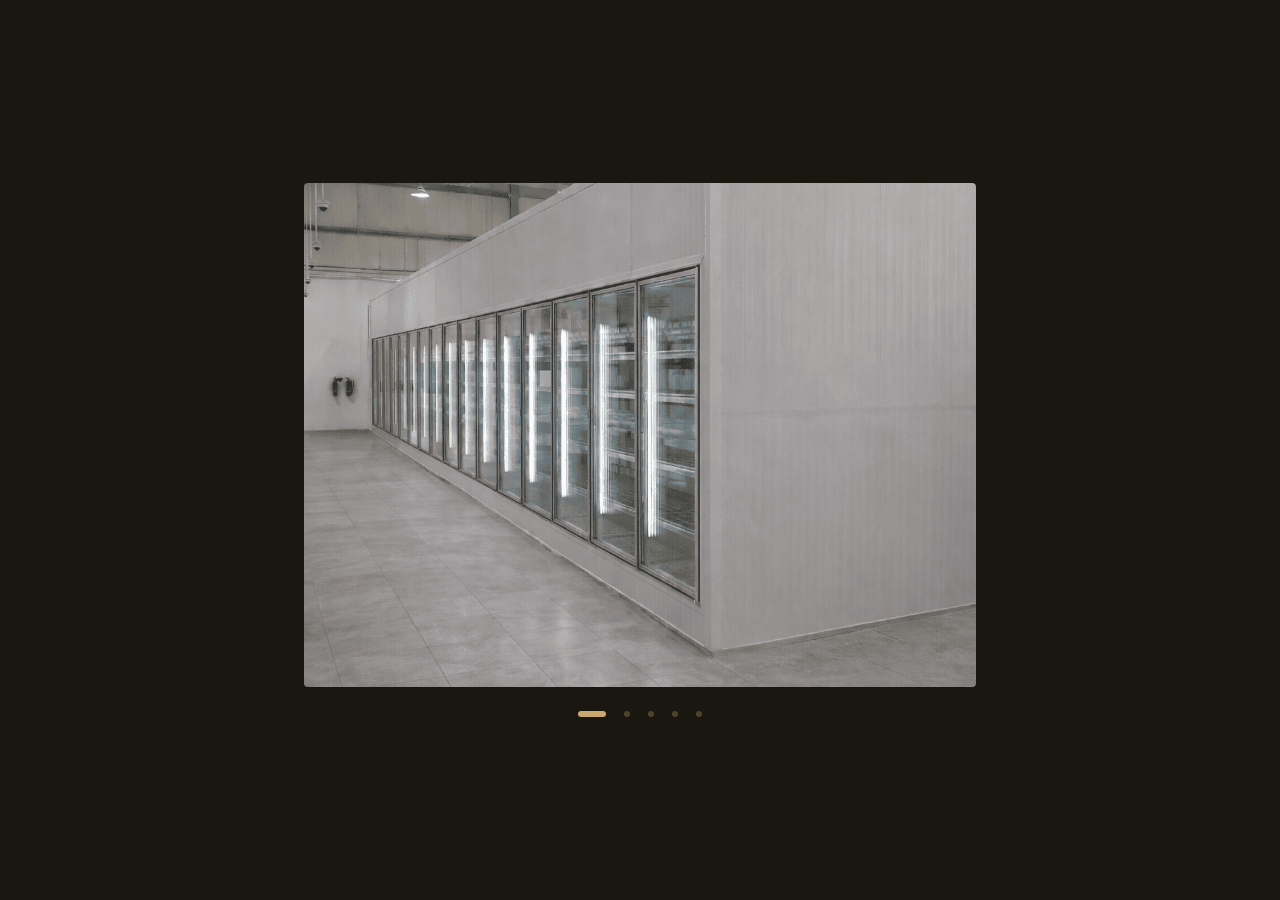
<file: swiper-slider.html>
<!DOCTYPE html>
<html lang="en">
<head>
  <meta charset="UTF-8" />
  <meta name="viewport" content="width=device-width, initial-scale=1.0"/>
  <title>Swiper Reveal Slider</title>
  <link rel="preconnect" href="https://fonts.googleapis.com">
  <link href="https://fonts.googleapis.com/css2?family=Playfair+Display:ital,wght@0,400;0,700;1,400&family=Cormorant+Garamond:wght@300;400&display=swap" rel="stylesheet">
  <link rel="stylesheet" href="https://cdn.jsdelivr.net/npm/swiper@11/swiper-bundle.min.css"/>
  <style>
    *, *::before, *::after { box-sizing: border-box; margin: 0; padding: 0; }

    :root {
      --cream: #f5f0e8;
      --ink: #1a1710;
      --gold: #c9a96e;
    }

    body {
      background: var(--ink);
      display: flex;
      align-items: center;
      justify-content: center;
      min-height: 100vh;
      font-family: 'Cormorant Garamond', serif;
      overflow: hidden;
    }

.project-slider-wrapper {
  width: 100%;
  max-width: 720px;
  padding: 0 24px;
}

.project-swiper {
  width: 100%;
  border-radius: 4px;
  overflow: hidden;
  position: relative;
}

.project-slide {
  position: relative;
  aspect-ratio: 4/3;
  overflow: hidden;
}

/* Curtain */
.project-slide::after {
  content: '';
  position: absolute;
  inset: 0;
  background: var(--ink);
  transform-origin: left;
  transform: scaleX(0);
  z-index: 10;
}

.project-slide img {
  width: 100%;
  height: 100%;
  object-fit: cover;
  display: block;
  transform: scale(1.08);
  transition: transform 1.2s cubic-bezier(0.22,1,0.36,1);
}

.swiper-slide-active.project-slide img {
  transform: scale(1);
}

.swiper-slide-active.project-slide::after {
  animation: curtainReveal 1s cubic-bezier(0.77,0,0.18,1) forwards;
}

/* Pagination */
.project-pagination {
  position: relative !important;
  bottom: auto !important;
  margin-top: 24px;
  display: flex;
  justify-content: center;
  gap: 10px;
}

.project-pagination .swiper-pagination-bullet {
  width: 6px;
  height: 6px;
  background: rgba(201,169,110,0.3);
  border-radius: 50%;
  opacity: 1;
  transition: all 0.4s cubic-bezier(0.22,1,0.36,1);
  cursor: pointer;
}

.project-pagination .swiper-pagination-bullet-active {
  background: var(--gold);
  width: 28px;
  border-radius: 3px;
}
  
  </style>
</head>
<body>
  <div class="project-slider-wrapper">

    <div class="swiper project-swiper">
      <div class="swiper-wrapper">

        <div class="swiper-slide project-slide">
          <img src="cold-room/1.png" alt="project">
        </div>

        <div class="swiper-slide project-slide">
          <img src="cold-room/2.jpeg" alt="project">
        </div>

        <div class="swiper-slide project-slide">
          <img src="cold-room/3.png" alt="project">
        </div>

        <div class="swiper-slide project-slide">
          <img src="cold-room/4.png" alt="project">
        </div>

        <div class="swiper-slide project-slide">
          <img src="cold-room/5.png" alt="project">
        </div>

      </div>
    </div>

    <div class="swiper-pagination project-pagination"></div>

  </div>

  <script src="https://cdn.jsdelivr.net/npm/swiper@11/swiper-bundle.min.js"></script>
  <script>
const swiper = new Swiper('.project-swiper', {
  loop: true,
  speed: 900,
  effect: 'fade',
  fadeEffect: { crossFade: false },
  autoplay: { delay: 4500, disableOnInteraction: false },
  pagination: {
    el: '.project-pagination',
    clickable: true,
  },
});
  </script>
</body>
</html>
</file>
